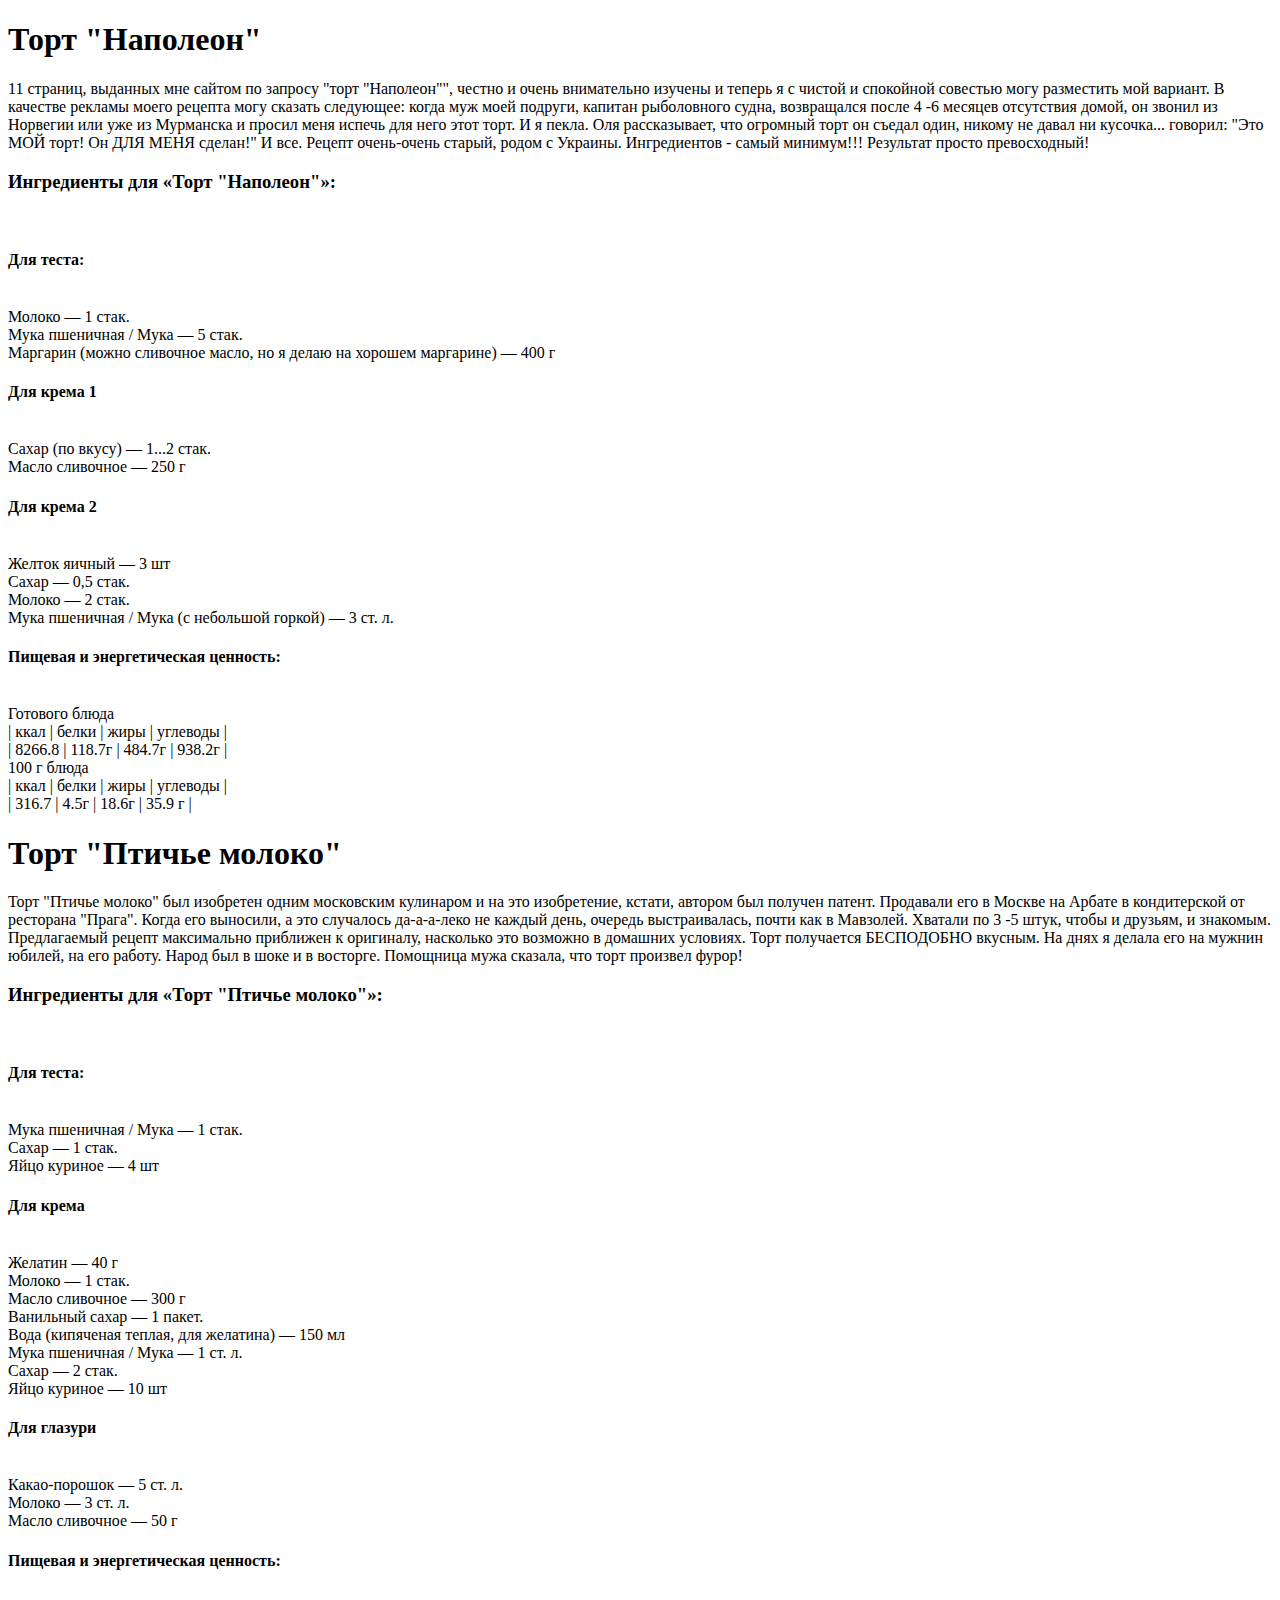
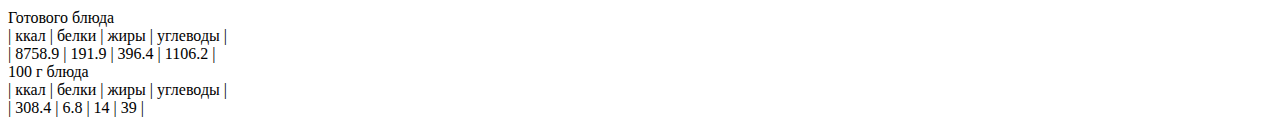
<file: home work 1/index.html>
<!DOCTYPE html>
<html lang="ru">
<head>
    <meta charset="UTF-8">
    <meta name="viewport" content="width=device-width, initial-scale=1.0">
    <title>Document</title>
</head>
<body>
    <h1>Торт "Наполеон"</h1>

<p>11 страниц, выданных мне сайтом по запросу "торт "Наполеон"", честно и очень внимательно изучены и теперь я с чистой и спокойной совестью могу разместить мой вариант. В качестве рекламы моего рецепта могу сказать следующее: когда муж моей подруги, капитан рыболовного судна, возвращался после 4 -6 месяцев отсутствия домой, он звонил из Норвегии или уже из Мурманска и просил меня испечь для него этот торт. И я пекла. Оля рассказывает, что огромный торт он съедал один, никому не давал ни кусочка... говорил: "Это МОЙ торт! Он ДЛЯ МЕНЯ сделан!" И все. Рецепт очень-очень старый, родом с Украины. Ингредиентов - самый минимум!!! Результат просто превосходный!</p>

<h3>Ингредиенты для «Торт "Наполеон"»:</h3>

<br><h4>Для теста:</h4>
<br>Молоко — 1 стак.
<br>Мука пшеничная / Мука — 5 стак.
<br>Маргарин (можно сливочное масло, но я делаю на хорошем маргарине) — 400 г
<br><h4>Для крема 1</h4>

<br>Сахар (по вкусу) — 1...2 стак.
<br>Масло сливочное — 250 г

<br><h4>Для крема 2</h4>

<br>Желток яичный — 3 шт
<br>Сахар — 0,5 стак.
<br>Молоко — 2 стак.
<br>Мука пшеничная / Мука (с небольшой горкой) — 3 ст. л.

<br><h4>Пищевая и энергетическая ценность:</h4>
<br>Готового блюда
<br>| ккал   | белки  | жиры    | углеводы |
<br>| 8266.8 | 118.7г | 484.7г  | 938.2г   |
<br>100 г блюда
<br>| ккал   | белки  | жиры    | углеводы |
<br>| 316.7  | 4.5г   | 18.6г   | 35.9 г   |


<h1>Торт "Птичье молоко"</h1>

<p>Торт "Птичье молоко" был изобретен одним московским кулинаром и на это изобретение, кстати, автором был получен патент. Продавали его в Москве на Арбате в кондитерской от ресторана "Прага". Когда его выносили, а это случалось да-а-а-леко не каждый день, очередь выстраивалась, почти как в Мавзолей. Хватали по 3 -5 штук, чтобы и друзьям, и знакомым. Предлагаемый рецепт максимально приближен к оригиналу, насколько это возможно в домашних условиях. Торт получается БЕСПОДОБНО вкусным. На днях я делала его на мужнин юбилей, на его работу. Народ был в шоке и в восторге. Помощница мужа сказала, что торт произвел фурор!</p>

<h3>Ингредиенты для «Торт "Птичье молоко"»:</h3>
<br><h4>Для теста:</h4>

<br>Мука пшеничная / Мука — 1 стак.
<br>Сахар — 1 стак.
<br>Яйцо куриное — 4 шт

<br><h4>Для крема</h4>

<br>Желатин — 40 г
<br>Молоко — 1 стак.
<br>Масло сливочное — 300 г
<br>Ванильный сахар — 1 пакет.
<br>Вода (кипяченая теплая, для желатина) — 150 мл
<br>Мука пшеничная / Мука — 1 ст. л.
<br>Сахар — 2 стак.
<br>Яйцо куриное — 10 шт

<br><h4>Для глазури</h4>

<br>Какао-порошок — 5 ст. л.
<br>Молоко — 3 ст. л.
<br>Масло сливочное — 50 г

<br><h4>Пищевая и энергетическая ценность:</h4>
<br>Готового блюда
<br>| ккал   | белки  | жиры    | углеводы |
<br>| 8758.9 | 191.9  | 396.4   | 1106.2   |

<br>100 г блюда
<br>| ккал   | белки  | жиры    | углеводы |
<br>| 308.4  | 6.8    | 14      | 39       |
</body>
</html>
</file>
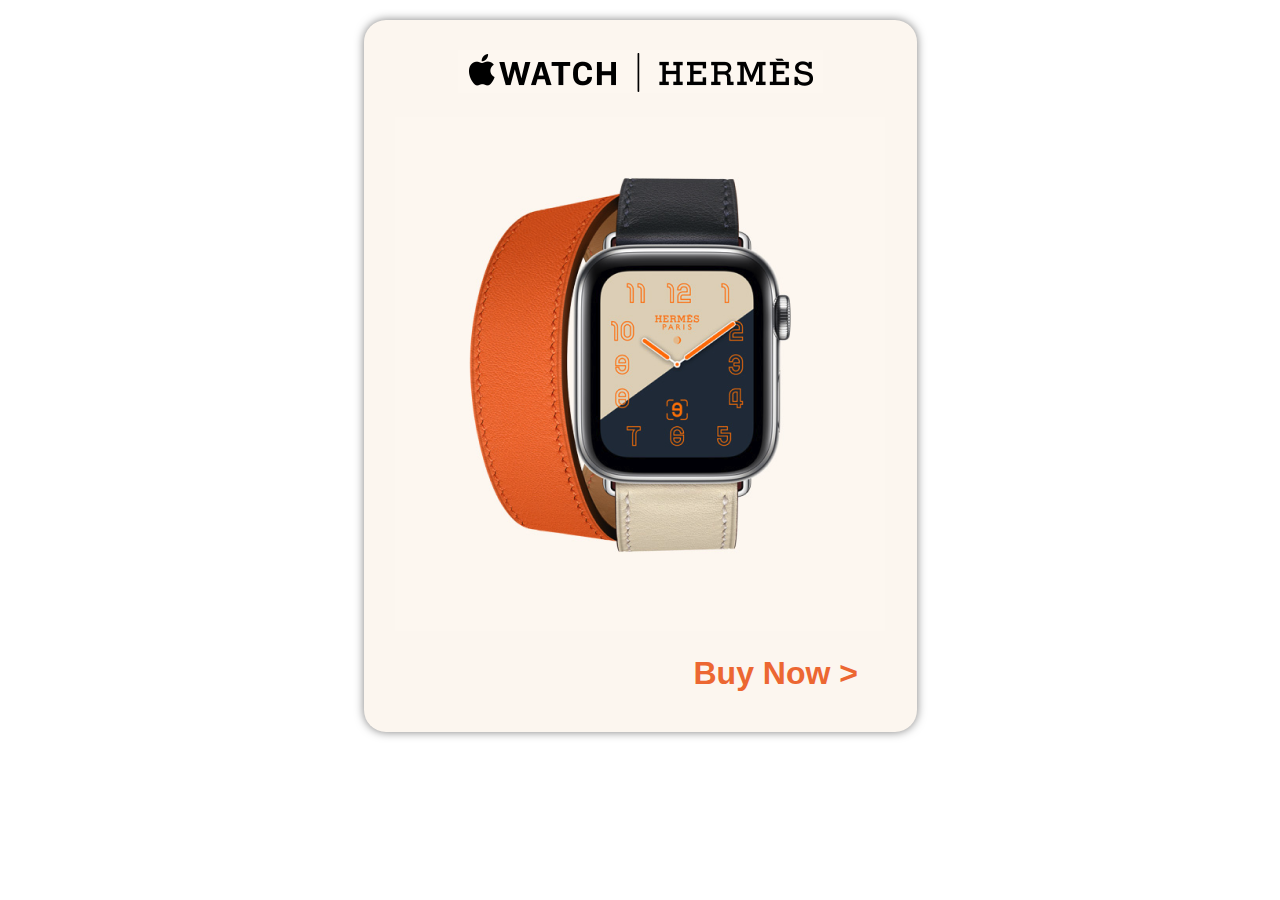
<file: home work 3/index.html>
<!DOCTYPE html>
<html lang="en">
<head>
    <meta charset="UTF-8">
    <meta name="viewport" content="width=device-width, initial-scale=1.0">
    <title>Card1</title>
</head>
<body>
    <style>
        .card {
            display: block;
            margin: 20px auto;
            width: 100%;
            max-width: 533px;
            box-shadow: 0 0 10px rgba(0,0,0,0.5);
            background:#FCF6EF;
            padding: 10px;
            border-radius: 22px;
        }

        .name {
            margin: 20px auto;
            width: 100%;
            max-width: 365px;        
        }

        .image {
            margin: 20px auto;
            width: 100%;
            max-width: 490px;
        }

        a {           
            display: inline-block;
            font-family: 'Lato', sans-serif;
            font-style: normal;
            color: #EC6732;
            text-decoration: none;
            font-size: 2em;
            font-weight: bold;  
            margin: 0px 30px 30px 320px;            
            border-radius: 10px;                                   
        }


        a:hover {
            color: black;
            box-shadow: 0 0 10px rgba(0,0,0,0.5);
        }

        

        
    </style>
    <div class="card">        
        <div class="name">
            <img src="namecard.png" alt="">
        </div>
        <div class="image">
            <img src="imagecard.png" alt="">
        </div>
        <div>
            <a href="#">Buy Now ></a> 
        </div>
    </div>
</body>
</html>
</file>
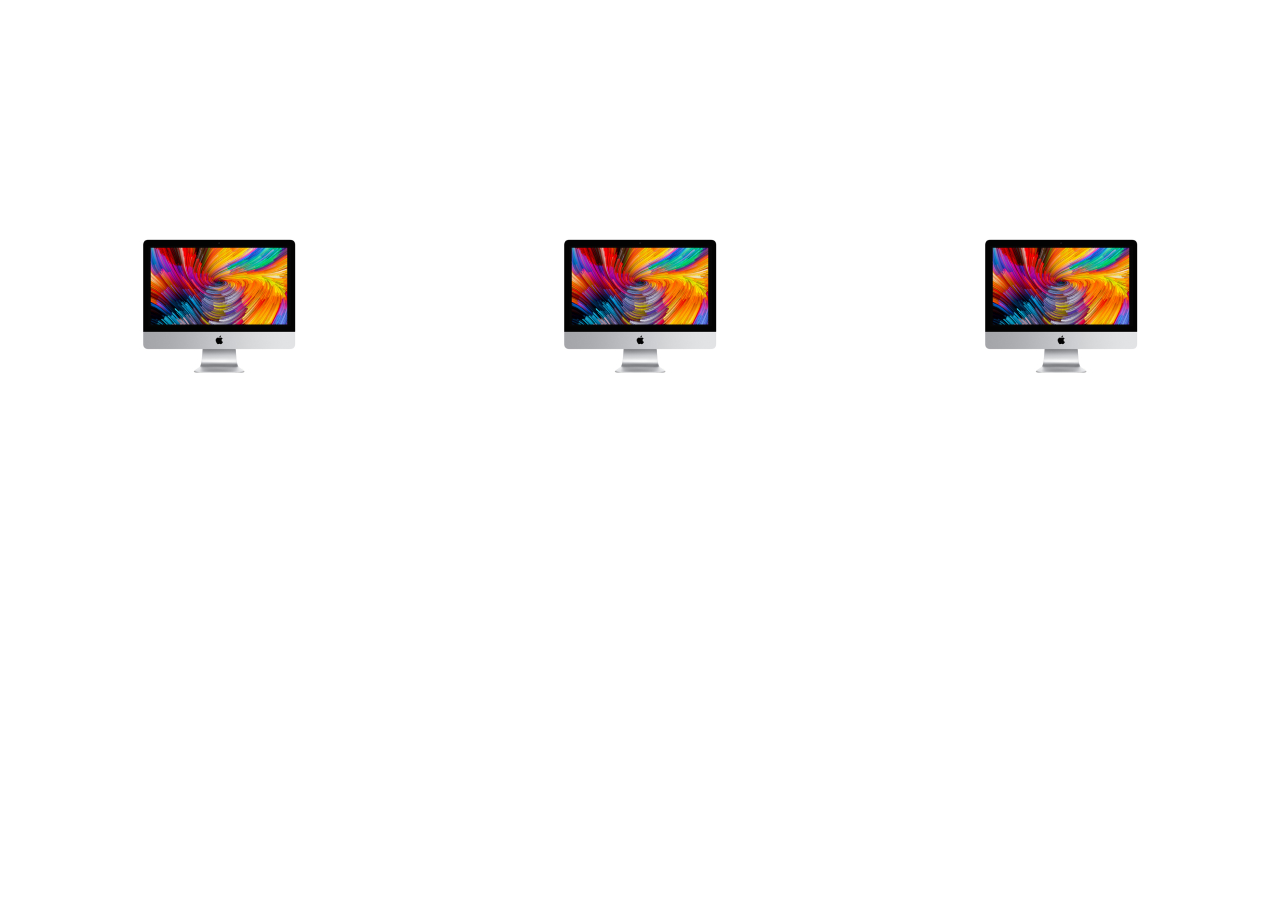
<file: home work 4/index.html>
<!DOCTYPE html>
<html lang="en">
<head>
    <meta charset="UTF-8">
    <meta name="viewport" content="width=device-width, initial-scale=1.0">
    <title>Document</title>
    <style>
        #container {                                  
            display: flex;
            height: 100%;
            min-height: 600px;
            justify-content: space-around;
            align-items: center;           
        }        
    </style>
</head>
<body>
    <div id="container">
        <div class="img1"><img src="cardImage.jpg"></div>
        <div class="img2"><img src="cardImage.jpg"></div>
        <div class="img3"><img src="cardImage.jpg"></div>
    </div>    
</body>
</html>
</file>
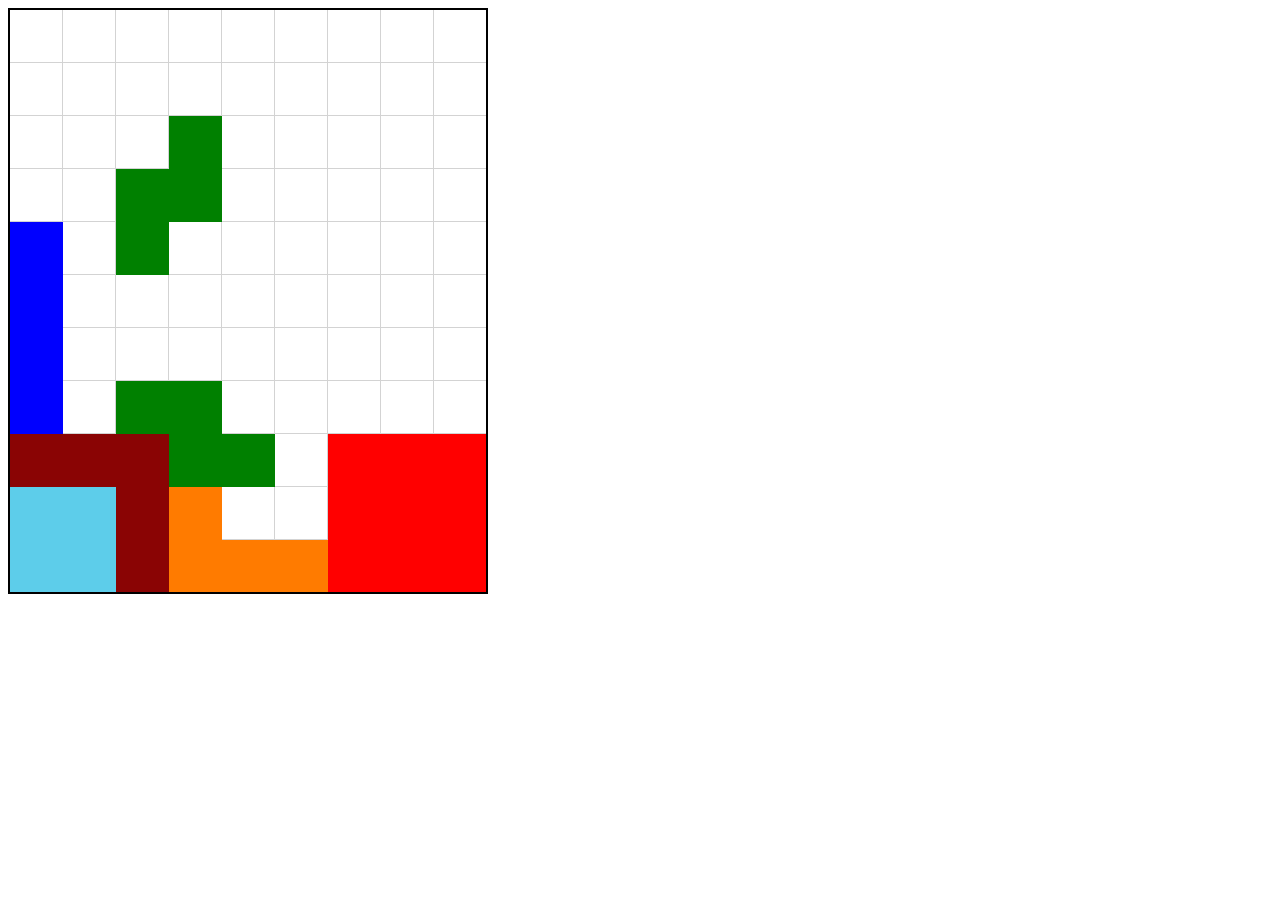
<file: home work 1/tetris.html>
<!DOCTYPE html>
<html lang="ru">
<head>
    <meta charset="UTF-8">
    <meta name="viewport" content="width=device-width, initial-scale=1.0">
    <meta name="description" content="Скриншот игры">
    <title>Тетрис</title>
    <style>
        table {
            border-collapse: collapse;
        }

        td {
            border: 1px solid rgb(211,211,211);
            width: 50px;
            height: 50px;
        }
    </style>
</head>
<body>
    <table style="border: 2px solid #000;">
        <tbody>
            <tr>
                <td></td>
                <td></td>
                <td></td>
                <td></td>
                <td></td>
                <td></td>
                <td></td>
                <td></td>
                <td></td>
            </tr>
            <tr>
                <td></td>
                <td></td>
                <td></td>
                <td></td>
                <td></td>
                <td></td>
                <td></td>
                <td></td>
                <td></td>
            </tr>
            <tr>
                <td></td>
                <td></td>
                <td></td>
                <td style="background-color: green; border-color: green;"></td>
                <td></td>
                <td></td>
                <td></td>
                <td></td>
                <td></td>
            </tr>
            <tr>
                <td></td>
                <td></td>
                <td colspan="2" style="background-color: green; border-color: green;"></td>
                <td></td>
                <td></td>
                <td></td>
                <td></td>
                <td></td>
            </tr>
            <tr>
                <td rowspan="4" style="background-color: blue; border-color: blue;"></td>
                <td></td>
                <td style="background-color: green; border-color: green;"></td>
                <td></td>
                <td></td>
                <td></td>
                <td></td>
                <td></td>
                <td></td>
            </tr>
            <tr>
                <!-- virtual -->
                <td></td>
                <td></td>
                <td></td>
                <td></td>
                <td></td>
                <td></td>
                <td></td>
                <td></td>
            </tr>
            <tr>
                <td></td>
                <td></td>
                <td></td>
                <td></td>
                <td></td>
                <td></td>
                <td></td>
                <td></td>
            </tr>
            <tr>
                <td></td>                
                <td colspan="2" style="background-color: green; border-color: green;"></td>                
                <td></td>
                <td></td>
                <td></td>
                <td></td>
                <td></td>                
            </tr>
            <tr>
                <td colspan="3" style="background-color: #8A0404; border-color: #8A0404;"></td>
                <td colspan="2" style="background-color: green; border-color: green;"></td>                
                <td></td>
                <td colspan="3" style="background-color: #FF0000; border-color: #FF0000;"></td>                
            </tr>
            <tr>
                <td colspan="2" style="background-color: #5DCDEA; border-color: #5DCDEA ;"></td>
                <td style="background-color: #8A0404; border-color: #8A0404;"></td>                
                <td style="background-color: #FF7B00; border-color: #FF7B00;"></td>                
                <td></td>
                <td></td>
                <td colspan="3" style="background-color: #FF0000; border-color: #FF0000;"></td>                                
            </tr>
            <tr>
                <td colspan="2" style="background-color: #5DCDEA; border-color: #5DCDEA ;"></td>
                <td style="background-color: #8A0404; border-color: #8A0404;"></td>
                <td colspan="3" style="background-color: #FF7B00; border-color: #FF7B00;"></td>                
                <td colspan="3" style="background-color: #FF0000; border-color: #FF0000;"></td>                
            </tr>
        </tbody>
    </table>
</body>
</html>
</file>
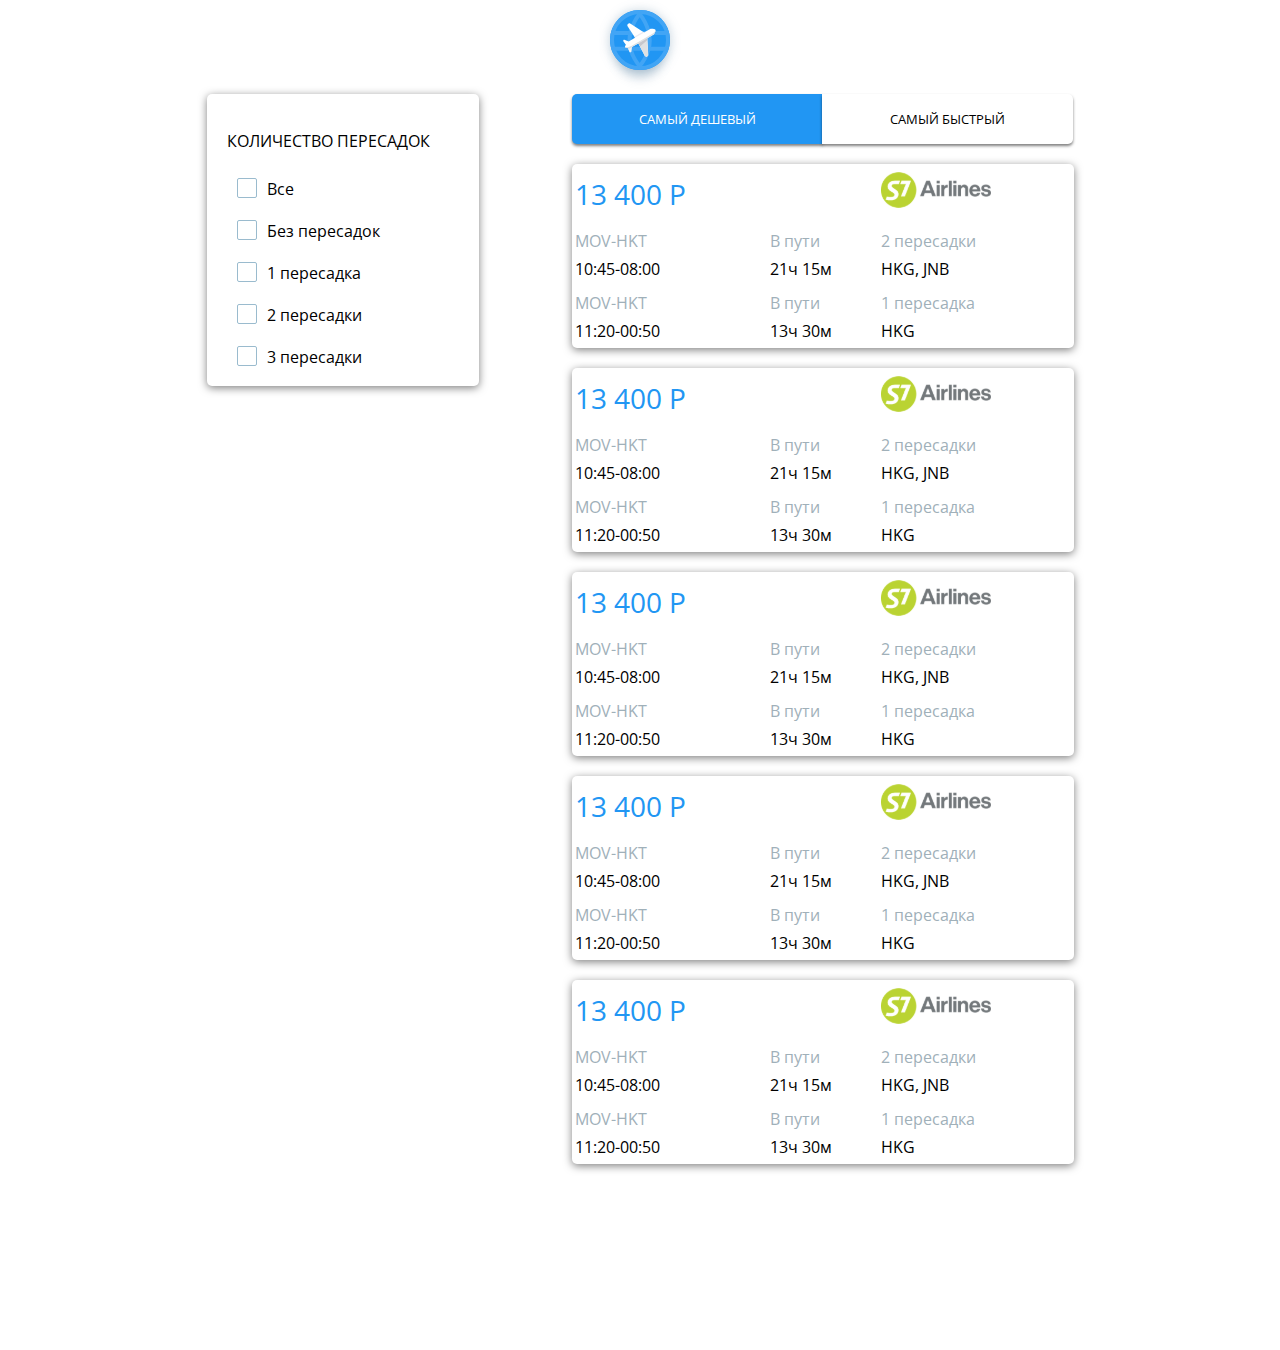
<file: home work 4/Aviasale/aviasale.html>
<!DOCTYPE html>
<html lang="en">
<head>
    <meta charset="UTF-8">
    <meta name="viewport" content="width=device-width, initial-scale=1.0">
    <title>Document</title>
    <link href="https://fonts.googleapis.com/css2?family=Open+Sans:wght@600&display=swap" rel="stylesheet"> 
    <link rel="stylesheet" href="testtask.css">
</head>
<body>
    <header class="header">
        <div class="logo"><img src="Logo.svg"></div>
    </header>
    <div class="main">
        <div class="filter">                
                <p>КОЛИЧЕСТВО ПЕРЕСАДОК</p>
                <label class="check_input">
                    <input class="check1" type="checkbox" name="a" value="1">
                    <span class="check_box"></span>
                    Все                    
                </label>
                <label class="check_input">
                    <input class="check1"  type="checkbox" name="a" value="1">
                    <span class="check_box"></span>
                    Без пересадок                    
                </label>
                <label class="check_input">
                    <input class="check1" type="checkbox" name="a" value="1">
                    <span class="check_box"></span>
                    1 пересадка                    
                </label>
                <label class="check_input">
                    <input class="check1" type="checkbox" name="a" value="1">
                    <span class="check_box"></span>
                    2 пересадки                    
                </label>
                <label class="check_input">
                    <input class="check1" type="checkbox" name="a" value="1">
                    <span class="check_box"></span>
                    3 пересадки                    
                </label>                        
        </div>
        <div class="menu">
            <div class="button">
                <button class="left">САМЫЙ ДЕШЕВЫЙ</button>
                <button class="right">САМЫЙ БЫСТРЫЙ</button>
            </div>
            <div class="time">
                <table class="price">
                    <tr class="first">
                        <td>13 400 Р</td>
                        <td></td>
                        <td><img src="S7 Logo.svg"></td>			
                    </tr>
                    <tr class="second">
                        <td>MOV-HKT</td>
                        <td>В пути</td>
                        <td>2 пересадки</td>
                    </tr>
                    <tr class="third">
                        <td>10:45-08:00</td>
                        <td>21ч 15м</td>
                        <td>HKG, JNB</td>
                    </tr>
                    <tr class="fourth">
                        <td>MOV-HKT</td>
                        <td>В пути</td>
                        <td>1 пересадка</td>
                    </tr>
                    <tr class="fifth">
                        <td>11:20-00:50</td>
                        <td>13ч 30м</td>
                        <td>HKG</td>
                    </tr>
                </table>
                <table class="price">
                    <tr class="first">
                        <td>13 400 Р</td>
                        <td></td>
                        <td><img src="S7 Logo.svg"></td>			
                    </tr>
                    <tr class="second">
                        <td>MOV-HKT</td>
                        <td>В пути</td>
                        <td>2 пересадки</td>
                    </tr>
                    <tr class="third">
                        <td>10:45-08:00</td>
                        <td>21ч 15м</td>
                        <td>HKG, JNB</td>
                    </tr>
                    <tr class="fourth">
                        <td>MOV-HKT</td>
                        <td>В пути</td>
                        <td>1 пересадка</td>
                    </tr>
                    <tr class="fifth">
                        <td>11:20-00:50</td>
                        <td>13ч 30м</td>
                        <td>HKG</td>
                    </tr>
                </table><table class="price">
                    <tr class="first">
                        <td>13 400 Р</td>
                        <td></td>
                        <td><img src="S7 Logo.svg"></td>			
                    </tr>
                    <tr class="second">
                        <td>MOV-HKT</td>
                        <td>В пути</td>
                        <td>2 пересадки</td>
                    </tr>
                    <tr class="third">
                        <td>10:45-08:00</td>
                        <td>21ч 15м</td>
                        <td>HKG, JNB</td>
                    </tr>
                    <tr class="fourth">
                        <td>MOV-HKT</td>
                        <td>В пути</td>
                        <td>1 пересадка</td>
                    </tr>
                    <tr class="fifth">
                        <td>11:20-00:50</td>
                        <td>13ч 30м</td>
                        <td>HKG</td>
                    </tr>
                </table>
                <table class="price">
                    <tr class="first">
                        <td>13 400 Р</td>
                        <td></td>
                        <td><img src="S7 Logo.svg"></td>			
                    </tr>
                    <tr class="second">
                        <td>MOV-HKT</td>
                        <td>В пути</td>
                        <td>2 пересадки</td>
                    </tr>
                    <tr class="third">
                        <td>10:45-08:00</td>
                        <td>21ч 15м</td>
                        <td>HKG, JNB</td>
                    </tr>
                    <tr class="fourth">
                        <td>MOV-HKT</td>
                        <td>В пути</td>
                        <td>1 пересадка</td>
                    </tr>
                    <tr class="fifth">
                        <td>11:20-00:50</td>
                        <td>13ч 30м</td>
                        <td>HKG</td>
                    </tr>
                </table>
                <table class="price">
                    <tr class="first">
                        <td>13 400 Р</td>
                        <td></td>
                        <td><img src="S7 Logo.svg"></td>			
                    </tr>
                    <tr class="second">
                        <td>MOV-HKT</td>
                        <td>В пути</td>
                        <td>2 пересадки</td>
                    </tr>
                    <tr class="third">
                        <td>10:45-08:00</td>
                        <td>21ч 15м</td>
                        <td>HKG, JNB</td>
                    </tr>
                    <tr class="fourth">
                        <td>MOV-HKT</td>
                        <td>В пути</td>
                        <td>1 пересадка</td>
                    </tr>
                    <tr class="fifth">
                        <td>11:20-00:50</td>
                        <td>13ч 30м</td>
                        <td>HKG</td>
                    </tr>
                </table>
            </div>                          
        </div>
    </div>
</body>
</html>
</file>
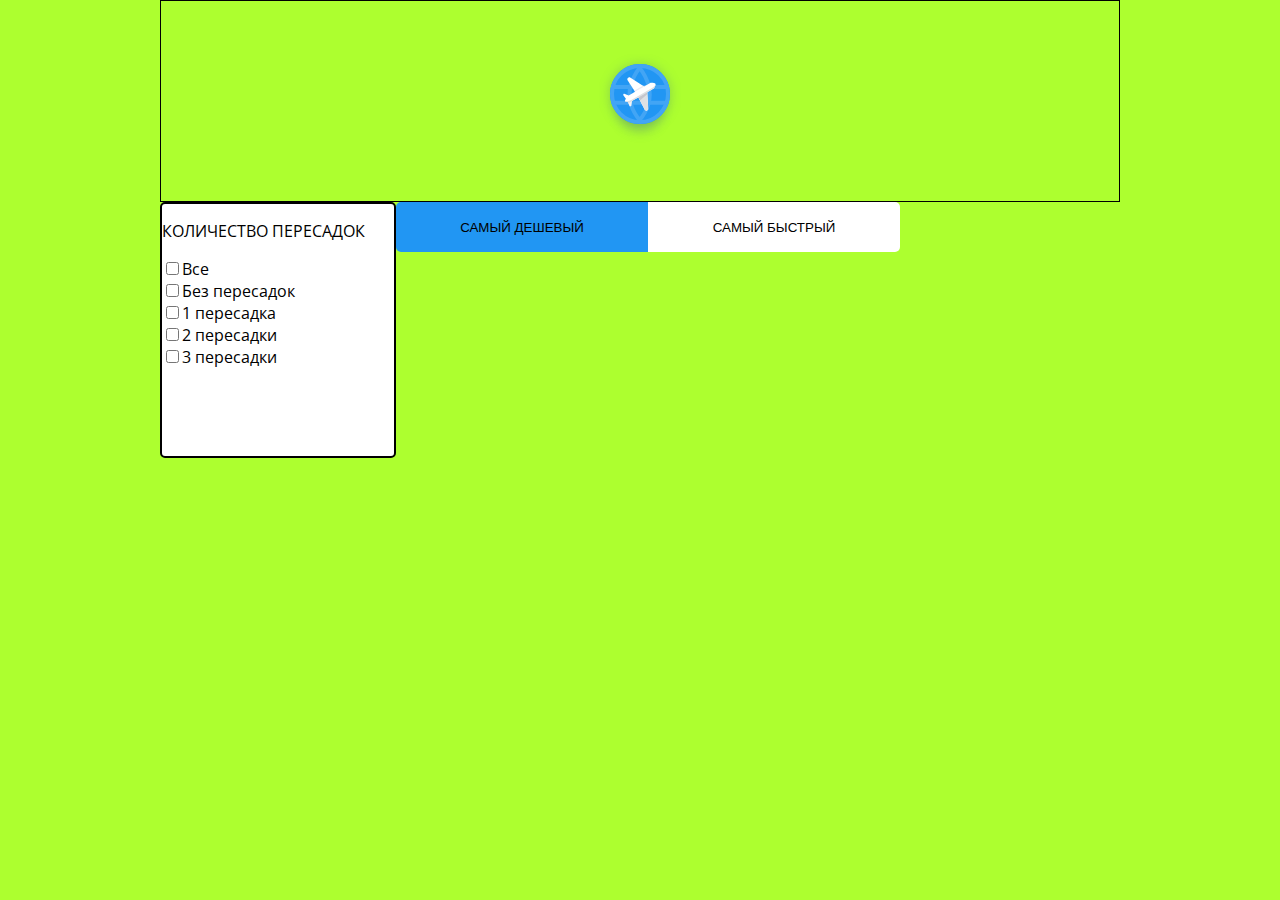
<file: home work 4/Aviasale/task.html>
<!DOCTYPE html>
<html lang="en">
<head>
    <meta charset="UTF-8">
    <meta name="viewport" content="width=device-width, initial-scale=1.0">
    <link href="https://fonts.googleapis.com/css2?family=Open+Sans:wght@600&display=swap" rel="stylesheet">
    <title>Document</title>
     
    <style type="text/css">
        body {
            font-family: 'Open sans', sans-serif;
            background: greenyellow;
            max-width: 960px;
            max-height: 1350px;
            margin: auto;
        }

        button {
            width: 252px;
            height: 50px;
            outline: 0;
            border: none;
        }

        .left {
            background-color: #2196F3;
            border-radius: 5px 0 0 5px;
        }

        .right {
            background-color: #FFFFFF;
            margin-left: -4px;
            border-radius: 0 5px 5px 0;
        }

        .header {
            display: flex;
            justify-content: center;
            align-items: center;
            height: 200px;
            border: 1px solid black;
            
        }

        .filter {
            display: inline-block;            
            border: 2px solid black;
            background: #FFFFFF;
            width: 232px;
            height: 252px;
            border-radius: 5px;
        
        }
        .check_input {
            display: block;
            
        }

        .container {
            display: flex;
            
        }

        

        .button {
           
        }
    </style>
</head>
<body>
    <div class="header">
        <a href="#"><img src="Logo.svg"></a>
    </div>
    <div class="container">
        <div class="filter">
            <p>КОЛИЧЕСТВО ПЕРЕСАДОК</p>
            <label class="check_input">
                <input type="checkbox" name="a" value="1">Все
            </label>
            <label class="check_input">
                <input type="checkbox" name="a" value="1">Без пересадок
            </label>
            <label class="check_input">
                <input type="checkbox" name="a" value="1">1 пересадка
            </label>
            <label class="check_input">
                <input type="checkbox" name="a" value="1">2 пересадки
            </label>
            <label class="check_input">
                <input type="checkbox" name="a" value="1">3 пересадки
            </label>        
        </div>
        <div class="button">
            <button class="left">САМЫЙ ДЕШЕВЫЙ</button>
            <button class="right">САМЫЙ БЫСТРЫЙ</button>
        </div>
    </div>
        
    </div>
    
</body>
</html>
</file>
<file: home work 4/Aviasale/testtask.css>
body {
    min-height: 1350px;
    width: 960px;
    margin: auto;
    
    font-family: 'Open Sans', sans-serif;
    
}



.header {
    display: flex;
    
    justify-content: center;
    align-items: center;     
}

.main {
    display: flex;    
    align-items: flex-start;
    justify-content: space-around;
    
        
}

.filter {    
    width: 232px;
    
    height: 252px;
    border-radius: 5px;
    box-shadow: 0px 2px 8px rgba(0, 0, 0, 0.5);
    padding: 20px;
    
    
       
}

.check_box {
    margin-left: -30px;
    position: absolute;
    width: 20px;
    height: 20px;
    background-image: url(Checkbox.svg);
    cursor: url(Cursor.svg), pointer;
}

.check1:checked + .check_box {
    background-image: url(Checked.svg);
}


.check1 {
    position: absolute;
    -webkit-appearance: none;
    -moz-appearance: none;
    appearance: none;
    
}

.check_input {
    display: block;
    padding: 10px;
    padding-left: 20px;
    margin-left: 20px;
    cursor: url(Cursor.svg), pointer;
    
    
    
}
.menu {     
    
    width: 502px; 
}         
 

.price {
    width: 100%;			
    height: 184px;    
    border-radius: 5px;
    box-shadow: 0px 2px 8px rgba(0, 0, 0, 0.5);
    margin: 20px 0 20px 0;
    
}

.first {
    color: #2196F3;
    font-size: 28px;
}



.second {
    vertical-align: bottom;
    color: #A0B0B9;			

}

.fourth {
    vertical-align: bottom;
    color: #A0B0B9;	
}

.button {
    
}

button {       
    
    height: 50px;
    outline: 0;
    border: none;
    box-shadow: 0px 2px 3px rgba(0, 0, 0, 0.5);    
    
} 


.left {
    background-color: #2196F3;
    border-radius: 5px 0 0 5px;
    color: white;
    width: 50%;
    font-family: 'Open Sans', sans-serif;
    cursor: url(Cursor.svg), pointer;
}

.right {
    background-color: #FFFFFF;
    margin-left: -5px;
    border-radius: 0 5px 5px 0;
    width: 50%;
    font-family: 'Open Sans', sans-serif;
    cursor: url(Cursor.svg), pointer;
}
</file>
